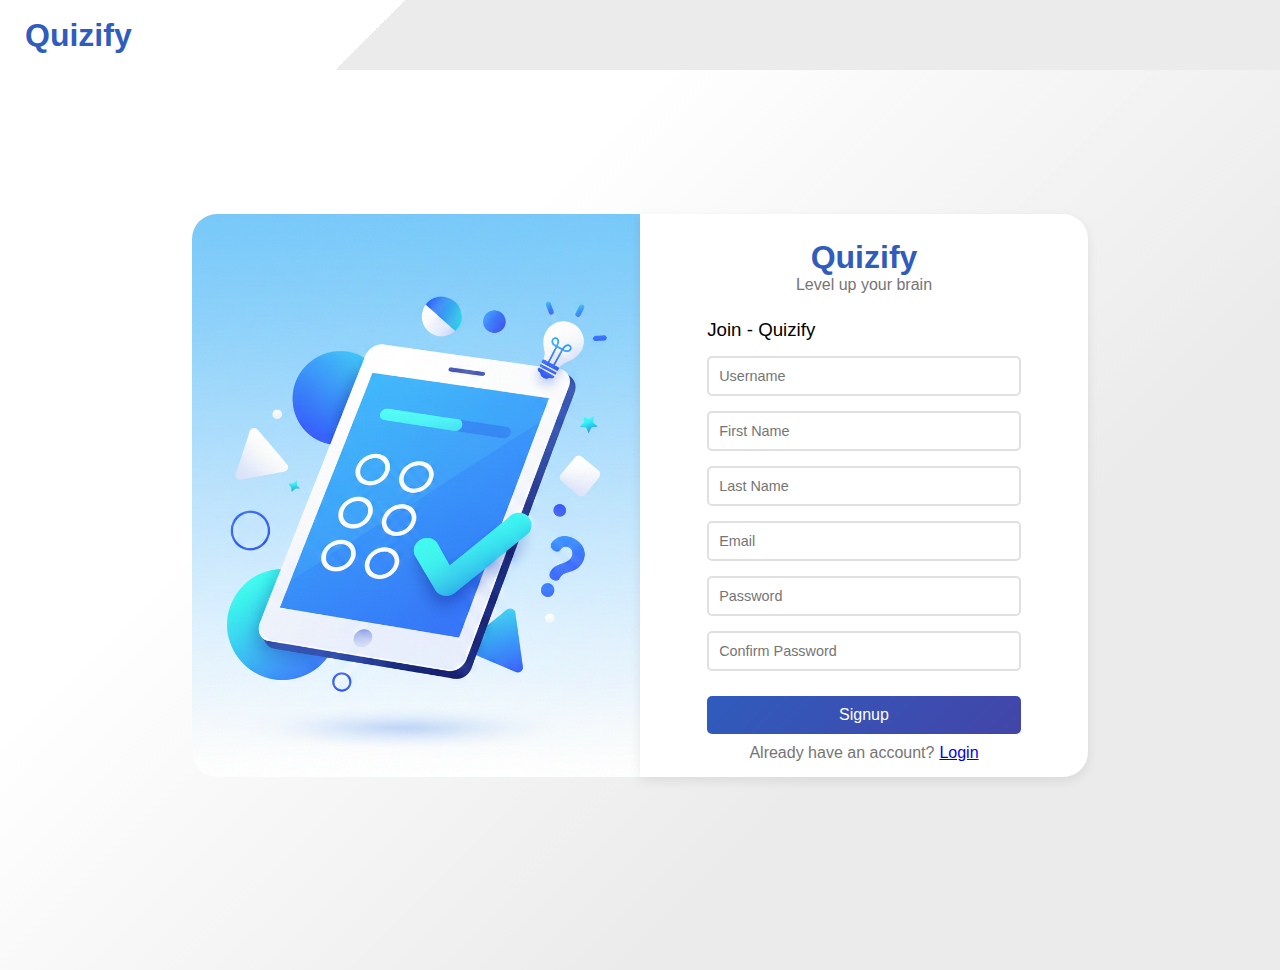
<file: index.html>
<!DOCTYPE html>
<html lang="en">

<head>
    <meta charset="UTF-8">
    <meta name="viewport" content="width=device-width, initial-scale=1.0">
    <title>Quizify</title>
    <link rel="stylesheet" href="style.css">
</head>

<body>
    <nav>
        <h1>Quizify</h1>
    </nav>
    <main>
        <div class="container">
            <div class="sideImg" style=" border-bottom-right-radius: 0;border-top-right-radius: 0;"></div>
            <div class="formSide" style="border-bottom-left-radius: 0;border-top-left-radius: 0;">
                <h1>Quizify</h1>
                <p>Level up your brain</p>
                <!-- <div class="form"> -->
                    <form action="">
                    <h3>Join - Quizify</h3>
                        <input type="text" placeholder="Username">
                        <input type="text" placeholder="First Name">
                        <input type="text" placeholder="Last Name">
                        <input type="email" placeholder="Email">
                        <input type="password" placeholder="Password">
                        <input type="password" placeholder="Confirm Password">
                        <button class="submitBtn">Signup</button>
                    </form>
                <!-- </div> -->
                <p id="errorText"></p>
                <p id="shiftPage">Already have an account?<a href="./login/login.html">Login</a></p>
            </div>
        </div>
    </main>
    <script src="signup.js"></script>
</body>

</html>
</file>
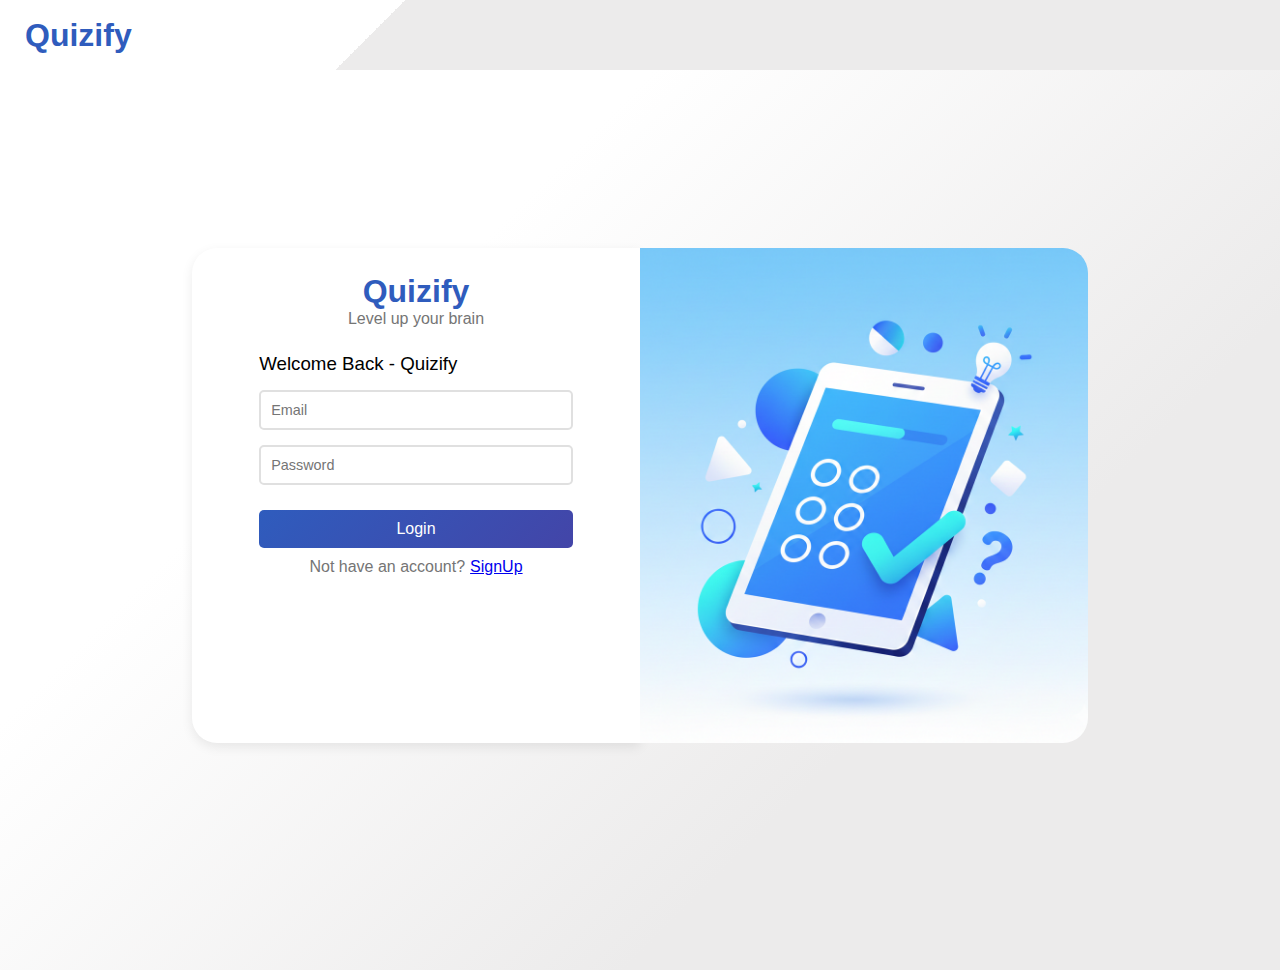
<file: login/login.html>
<!DOCTYPE html>
<html lang="en">
<head>
    <meta charset="UTF-8">
    <meta name="viewport" content="width=device-width, initial-scale=1.0">
    <title>Quizify</title>
    <link rel="stylesheet" href="./../style.css">
</head>
<body>
    <nav>
        <h1>Quizify</h1>

    </nav>
    <main>
        <div class="container">
            <div class="formSide" style=" border-bottom-right-radius: 0;border-top-right-radius: 0;">
                <h1>Quizify</h1>
                <p>Level up your brain</p>
           <form action="">
               <h3>Welcome Back - Quizify</h3>
               <input type="email" placeholder="Email" autocomplete="off">
               <input type="password" placeholder="Password" autocomplete="off">
               <button class="submitBtn">Login</button>
            </form>
                    
                <p id="errorText"></p>
                <p id="shiftPage">Not have an account?<a href="./../index.html">SignUp</a></p>
            </div>
            <div class="sideImg" style="border-bottom-left-radius: 0;border-top-left-radius: 0;">
                
            </div>
        </div>
        <div class="modalScreen">

        </div>
    </main>
    <script src="login.js"></script>
</body>
</html>
</file>
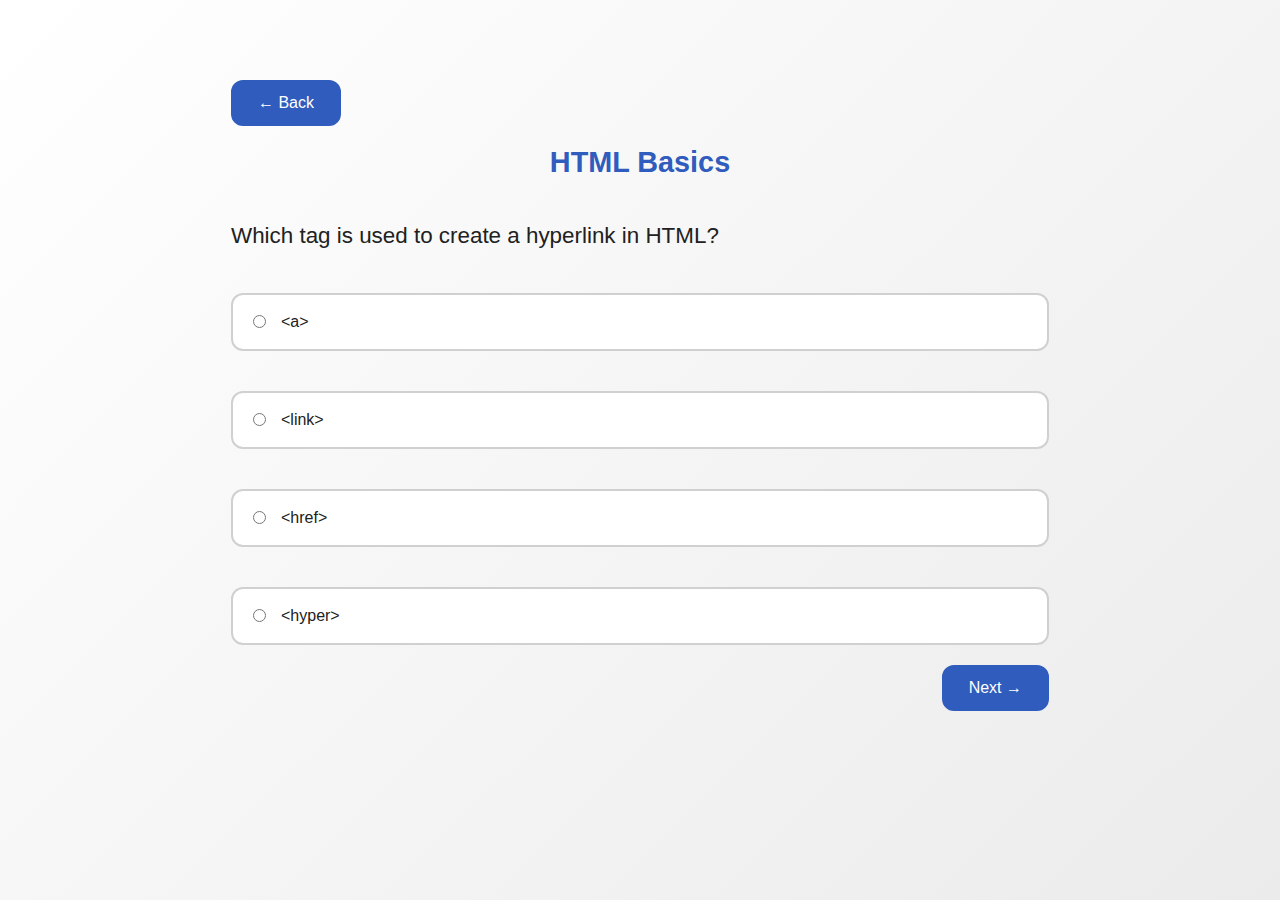
<file: quizApp/quizpage.html>
<!DOCTYPE html>
<html lang="en">
<head>
<meta charset="UTF-8">
<meta name="viewport" content="width=device-width, initial-scale=1.0">
<title>Quiz UI</title>
<style>
:root {
    --primary: #2f5cbd;
    --accent: #64B5F6;
    --bg: #ffffff;
    --bg-secondary: #ecebeb;
    --text-primary: #212121;
    --text-secondary: #757575;
    --border: #d0d0d0;
    --hover: #eaf2ff;
}

* {
    margin: 0;
    padding: 0;
    box-sizing: border-box;
    font-family: 'Arial', sans-serif;
}

body {
    min-height: 100vh;
    display: flex;
    justify-content: center;
    background: linear-gradient(135deg, var(--bg), var(--bg-secondary));
    padding: 20px;
}

.quiz-card {
    margin-top: 30px;
    background: transparent;
    border-radius: 20px;
    padding: 30px 25px;
    width: 70%;
    display: flex;
    flex-direction: column;
    gap: 20px;
}

.top-btn, .bottom-btn {
    display: flex;
    justify-content: space-between;
    gap: 10px;
}
.bottom-btn{
    align-self: flex-end;
}

button {
    padding: 12px 25px;
    border-radius: 12px;
    border: 2px solid var(--primary);
    background: var(--primary);
    color: #fff;
    font-size: 1rem;
    cursor: pointer;
    transition: all 0.2s ease;
}

button:hover {
    background: var(--hover);
    color: var(--text-primary);
    border-color: var(--primary);
}

.quiz-title {
    font-size: 1.8rem;
    color: var(--primary);
    text-align: center;
    margin-bottom: 20px;
    font-weight: 700;
}

.quiz-question {
    font-size: 1.4rem;
    color: var(--text-primary);
    margin-bottom: 20px;
    line-height: 1.5;
}

.answers {
    display: flex;
    flex-direction: column;
    gap: 40px;
}

.answer {
    border: 2px solid var(--border);
    border-radius: 12px;
    padding: 18px 20px;
    cursor: pointer;
    transition: all 0.2s ease;
    display: flex;
    align-items: center;
    background: #fff;
    color: var(--text-primary);
}

.answer:hover {
    background: var(--hover);
    border-color: var(--primary);
}

.answer.selected {
    border-color: var(--primary);
    background: var(--hover);
}

.answer input {
    margin-right: 15px;
    accent-color: var(--primary);
}

@media (max-width: 650px) {
    .quiz-card {
        padding: 20px 15px;
        width: 90%;
    }
    .quiz-title {
        font-size: 1.7rem;
    }
    .quiz-question {
        font-size: 1.3rem;
    }
    button {
        padding: 10px 20px;
        font-size: 0.95rem;
    }
}
</style>
</head>
<body>

<div class="quiz-card">
    <div class="top-btn">
        <button id="backBtn">← Back</button>
 
    </div>

    <!-- Top Back Button -->

    <div class="quiz-title">HTML Basics</div>
    <div class="quiz-question">Which tag is used to create a hyperlink in HTML?</div>
    
    <div class="answers">
        <label class="answer"><input type="radio" name="q1"> &lt;a&gt;</label>
        <label class="answer"><input type="radio" name="q1"> &lt;link&gt;</label>
        <label class="answer"><input type="radio" name="q1"> &lt;href&gt;</label>
        <label class="answer"><input type="radio" name="q1"> &lt;hyper&gt;</label>
    </div>

    <!-- Bottom Next Button -->
    <div class="bottom-btn">
        <button id="nextBtn">Next →</button>
    </div>

</div>

<script>
// Selected state for answers
const answerLabels = document.querySelectorAll('.answer');
answerLabels.forEach(label => {
    label.addEventListener('click', () => {
        answerLabels.forEach(l => l.classList.remove('selected'));
        label.classList.add('selected');
    });
});

// Back & Next buttons functionality (demo)
document.getElementById('backBtn').addEventListener('click', () => {
    alert('Go to previous question');
});
document.getElementById('nextBtn').addEventListener('click', () => {
    alert('Go to next question');
});
</script>

</body>
</html>
</file>
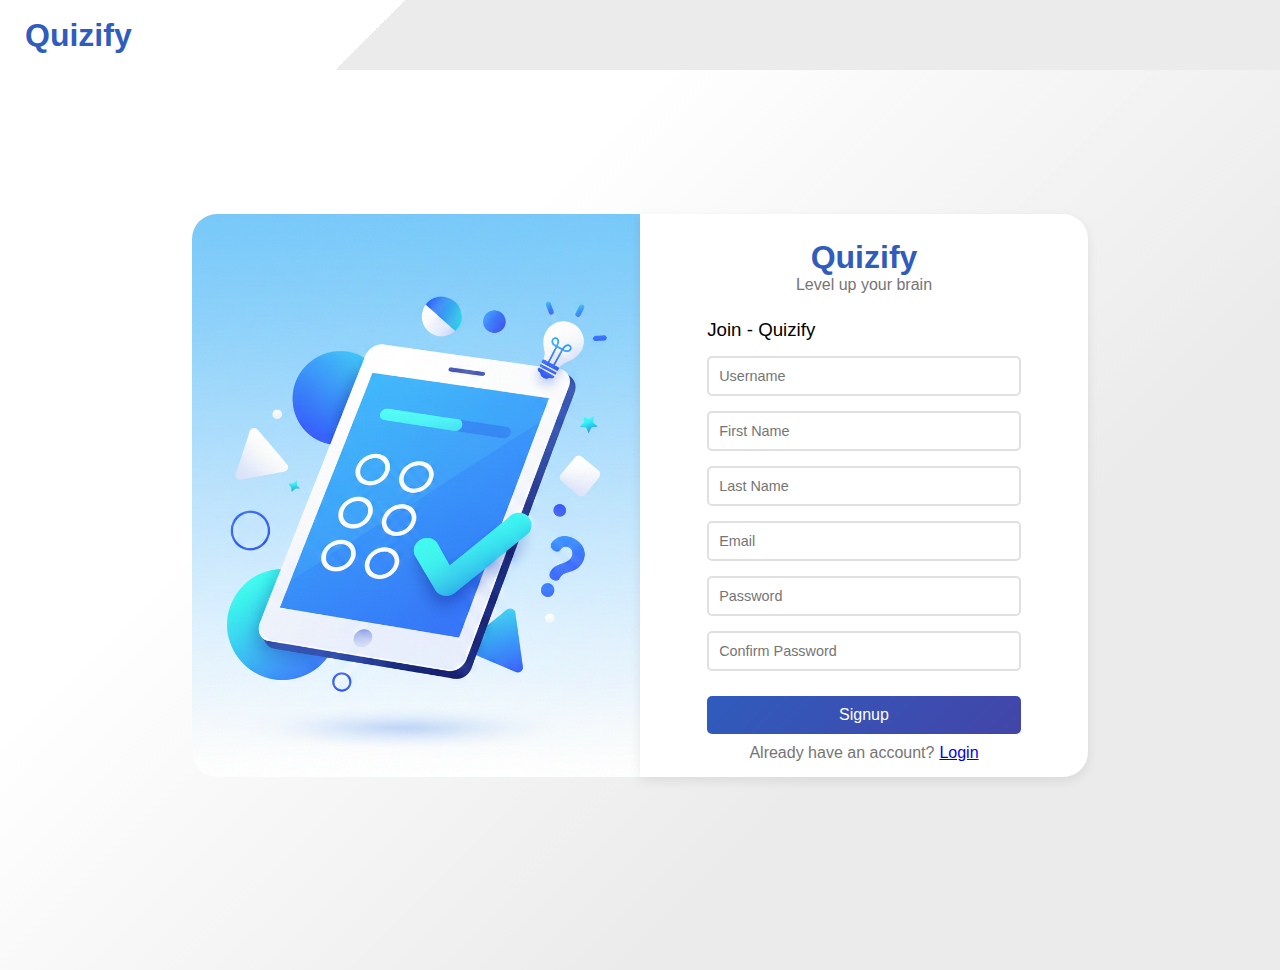
<file: signup/signup.html>
<!DOCTYPE html>
<html lang="en">

<head>
    <meta charset="UTF-8">
    <meta name="viewport" content="width=device-width, initial-scale=1.0">
    <title>Quizify</title>
    <link rel="stylesheet" href="style.css">
</head>

<body>
    <nav>
        <h1>Quizify</h1>
    </nav>
    <main>
        <div class="container">
            <div class="sideImg" style=" border-bottom-right-radius: 0;border-top-right-radius: 0;"></div>
            <div class="formSide" style="border-bottom-left-radius: 0;border-top-left-radius: 0;">
                <h1>Quizify</h1>
                <p>Level up your brain</p>
                <!-- <div class="form"> -->
                    <form action="">
                    <h3>Join - Quizify</h3>
                        <input type="text" placeholder="Username">
                        <input type="text" placeholder="First Name">
                        <input type="text" placeholder="Last Name">
                        <input type="email" placeholder="Email">
                        <input type="password" placeholder="Password">
                        <input type="password" placeholder="Confirm Password">
                        <button class="submitBtn">Signup</button>
                    </form>
                <!-- </div> -->
                <p id="errorText"></p>
                <p id="shiftPage">Already have an account?<a href="./login.html">Login</a></p>
            </div>
        </div>
    </main>
    <script src="singup.js"></script>
</body>

</html>
</file>
<file: style.css>
* {
    margin: 0;
    padding: 0;
    box-sizing: border-box;
    font-family: 'Inter', sans-serif;
}

:root {
    --primary: #2f5cbd;
    --primary-light: #4345a8;
    --accent: #2196F3;
    --accent-light: #64B5F6;
    --bg-primary: #ffffff;
    --bg-secondary: #ecebeb;
    --text-primary: #212121;
    --text-secondary: #757575;
    --border-color: #E0E0E0;
    --shadow: 0 4px 12px rgba(0, 0, 0, 0.08);
    --shadow-hover: 0 8px 20px rgba(0, 0, 0, 0.12);

}


body {
    width: 100vw;
    height: 100vh;
    overflow-y: hidden;
    background: var(--bg-primary);

}

button {
    font-family: 'Poppins', sans-serif;
    cursor: pointer;

}

nav {
    width: 100%;
    height: 70px;
    display: flex;
    align-items: center;
    justify-content: space-between;
    padding: 0 25px;
    background: linear-gradient(135deg, var(--bg-primary) 30%, var(--bg-secondary) 0%);
    color: var(--primary);
    box-shadow: 2px 3px 7px 3px rgba(0, 0, 0, 0.301);
    z-index: 1000;

}

main {
    width: 100%;
    height: 100%;
    /* height: calc(100% - 100px); */
    display: flex;
    justify-content: center;
    align-items: center;
    background: linear-gradient(135deg, var(--bg-primary) 30%, var(--bg-secondary) 70%);

}

.container {
    width: 70%;
    height: auto;
    margin-bottom: 50px;
    display: flex;
    min-height: 55%;
}

.container div {
    width: 50%;
}

.container .sideImg {
    background: url(./assets/sideimg.png);
    background-size: cover;
    background-position: center center;
    border-radius: 25px;
   
}

.container .formSide {
    background: var(--bg-primary);
    display: flex;
    flex-direction: column;
    align-items: center;
    padding-top: 25px;
    border-radius: 25px;
  box-shadow: var(--shadow);
}
.formSide h1{
    color: var(--primary);

}

.formSide p {
    color: var(--text-secondary);
}

.formSide form {
    display: flex;
    flex-direction: column;
    margin-top: 25px;
    gap: 15px;
    width: 70%;
    height: auto;
}
form h3{
    font-weight: 500;
}

form input {
    height: 40px;
    padding: 0 10px;
    font-size: .9rem;
    border-radius: 5px;
    border: 2px solid var(--border-color);
    transition: border .3s ease-in-out;
}

form input:focus {
    outline: none;
    border: 2px solid var(--primary);

}

form .submitBtn {
    margin-top: 10px;
    padding: 10px 0;
    background: linear-gradient(135deg, var(--primary), var(--primary-light));
    color: var(--bg-primary);
    font-size: 1rem;
    border: none;
    border-radius: 5px;
    transition: transform .3s ease-in-out;
}

.submitBtn:hover {
    transform: translateY(-3px);
    box-shadow: 2px 3px 7px 0px rgba(0, 0, 0, 0.301);
}
#errorText{
    color: rgb(255, 0, 0);
    font-size: .9rem;
    margin-top: 8px;
    font-family: 'Poppins',sans-serif;
    display: none;
}
#shiftPage {
    margin-top: 10px;
    margin-bottom: 15px;
    display: flex;
    gap: 5px;
}
@media (max-width:1024px) {
    .container{
        width: 80%;
    }
}
@media (max-width:786px) {
    .container{
        width: 90%;
    }
}
@media (max-width:420px) {
    .container{
        width: 85%;
        justify-content: center;
        align-items: center;
        border-radius: 0;
    }
   .sideImg{
    display: none;
   }
   .container div{
       width: 100%;

   }
   .container .formSide{
    border-radius: 0;
   }

}
</file>
<file: signup/style.css>
* {
    margin: 0;
    padding: 0;
    box-sizing: border-box;
    font-family: 'Inter', sans-serif;
}

:root {
    --primary: #2f5cbd;
    --primary-light: #4345a8;
    --accent: #2196F3;
    --accent-light: #64B5F6;
    --bg-primary: #ffffff;
    --bg-secondary: #ecebeb;
    --text-primary: #212121;
    --text-secondary: #757575;
    --border-color: #E0E0E0;
    --shadow: 0 4px 12px rgba(0, 0, 0, 0.08);
    --shadow-hover: 0 8px 20px rgba(0, 0, 0, 0.12);

}


body {
    width: 100vw;
    height: 100vh;
    overflow-y: hidden;
    background: var(--bg-primary);

}

button {
    font-family: 'Poppins', sans-serif;
    cursor: pointer;

}

nav {
    width: 100%;
    height: 70px;
    display: flex;
    align-items: center;
    justify-content: space-between;
    padding: 0 25px;
    background: linear-gradient(135deg, var(--bg-primary) 30%, var(--bg-secondary) 0%);
    color: var(--primary);
    box-shadow: 2px 3px 7px 3px rgba(0, 0, 0, 0.301);
    z-index: 1000;

}

main {
    width: 100%;
    height: 100%;
    /* height: calc(100% - 100px); */
    display: flex;
    justify-content: center;
    align-items: center;
    background: linear-gradient(135deg, var(--bg-primary) 30%, var(--bg-secondary) 70%);

}

.container {
    width: 70%;
    height: auto;
    margin-bottom: 50px;
    display: flex;
}

.container div {
    width: 50%;
}

.container .sideImg {
    background: url(../assets/sideimg.png);
    background-size: cover;
    background-position: center center;
    border-radius: 25px;
   
}

.container .formSide {
    background: var(--bg-primary);
    display: flex;
    flex-direction: column;
    align-items: center;
    padding-top: 25px;
    border-radius: 25px;
  box-shadow: var(--shadow);
}
.formSide h1{
    color: var(--primary);

}

.formSide p {
    color: var(--text-secondary);
}

.formSide form {
    display: flex;
    flex-direction: column;
    margin-top: 25px;
    gap: 15px;
    width: 70%;
    height: auto;
}
form h3{
    font-weight: 500;
}

form input {
    height: 40px;
    padding: 0 10px;
    font-size: .9rem;
    border-radius: 5px;
    border: 2px solid var(--border-color);
    transition: border .3s ease-in-out;
}

form input:focus {
    outline: none;
    border: 2px solid var(--primary);

}

form .submitBtn {
    margin-top: 10px;
    padding: 10px 0;
    background: linear-gradient(135deg, var(--primary), var(--primary-light));
    color: var(--bg-primary);
    font-size: 1rem;
    border: none;
    border-radius: 5px;
    transition: transform .3s ease-in-out;
}

.submitBtn:hover {
    transform: translateY(-3px);
    box-shadow: 2px 3px 7px 0px rgba(0, 0, 0, 0.301);
}
#errorText{
    color: rgb(255, 0, 0);
    font-size: .9rem;
    margin-top: 8px;
    font-family: 'Poppins',sans-serif;
    display: none;
}
#shiftPage {
    margin-top: 10px;
    margin-bottom: 15px;
    display: flex;
    gap: 5px;
}
@media (max-width:1024px) {
    .container{
        width: 80%;
    }
}
@media (max-width:786px) {
    .container{
        width: 90%;
    }
}
@media (max-width:420px) {
    .container{
        width: 85%;
        justify-content: center;
        align-items: center;
        border-radius: 0;
    }
   .sideImg{
    display: none;
   }
   .container div{
       width: 100%;

   }
   .container .formSide{
    border-radius: 0;
   }

}
</file>
